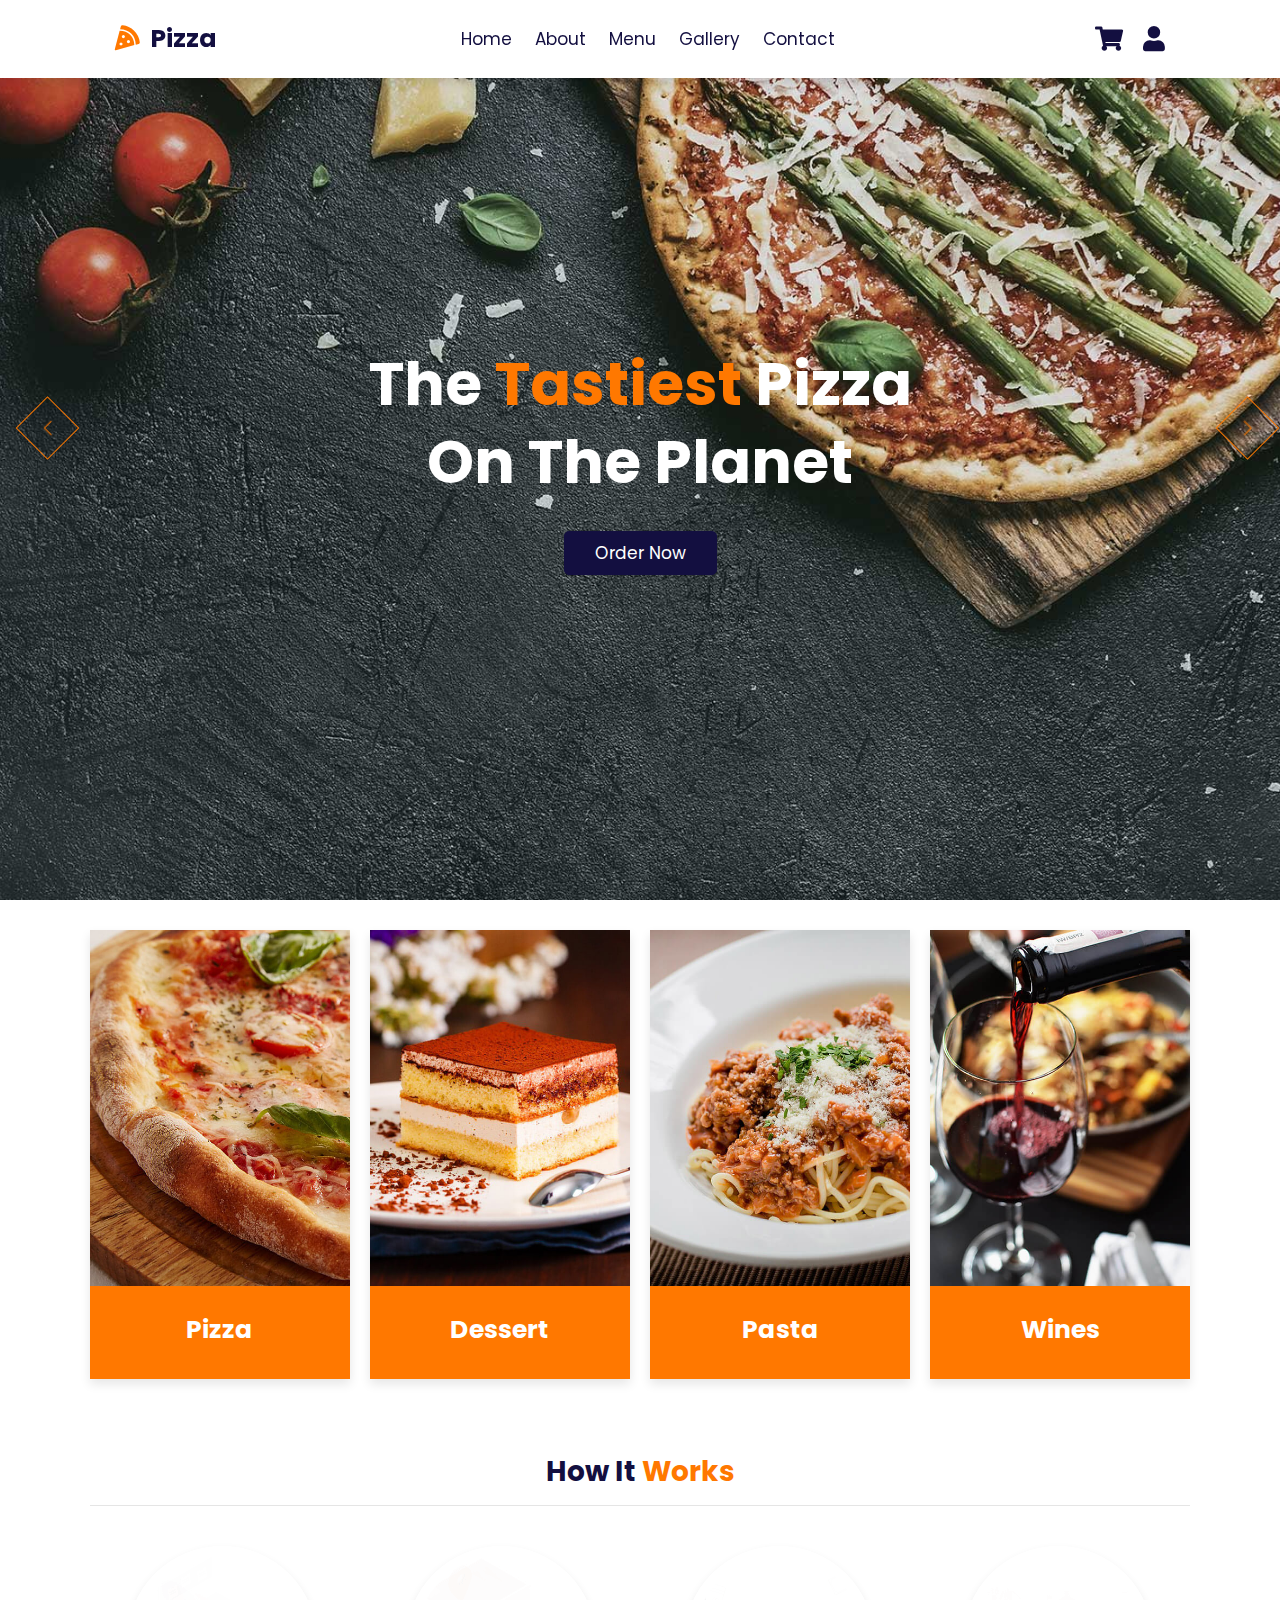
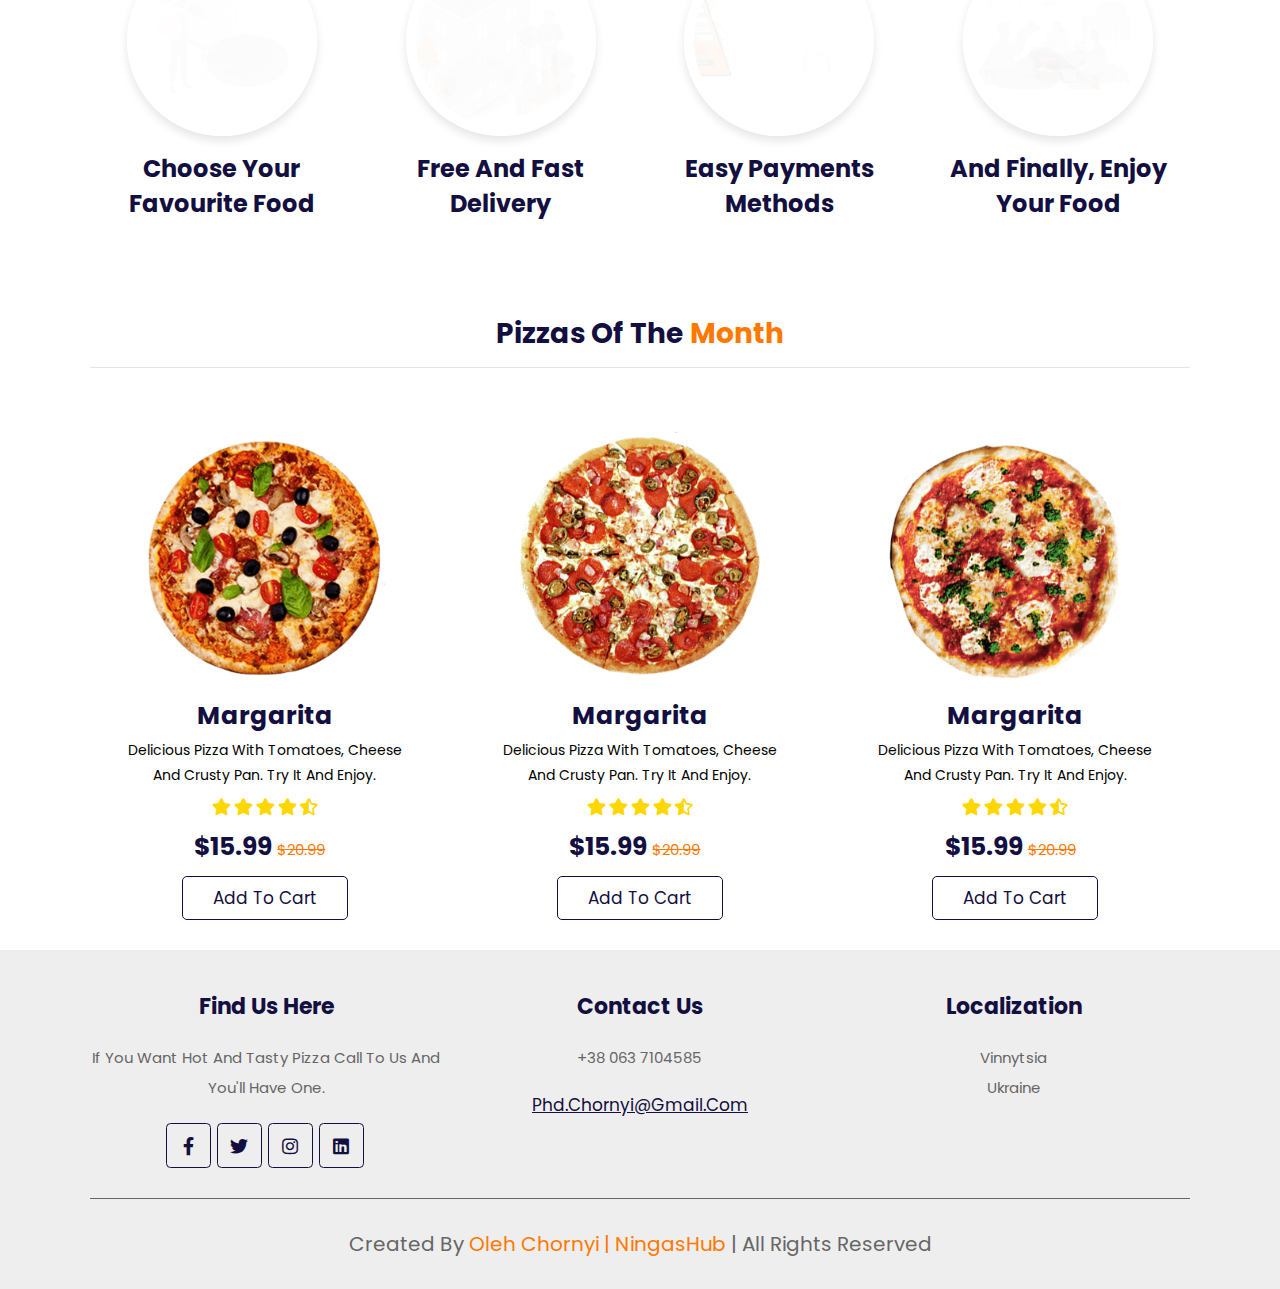
<file: public/index.html>
<!DOCTYPE html>
<html lang="en">

<head>
    <meta charset="UTF-8">
    <meta http-equiv="X-UA-Compatible" content="IE=edge">
    <meta name="viewport" content="width=device-width, initial-scale=1.0">
    <title>Pizza Web</title>
    <link rel="stylesheet" href="https://cdnjs.cloudflare.com/ajax/libs/font-awesome/5.15.4/css/all.min.css">
    <link rel="stylesheet" href="https://cdn.jsdelivr.net/npm/swiper@9/swiper-bundle.min.css" />
    <link rel="stylesheet" href="style.css">
</head>

<body>
    <header class="header">
        <a href="home.html" class="logo"><i class="fas fa-pizza-slice"></i> pizza</a>
        <nav class="navbar">
            <a href="index.html">home</a>
            <a href="about.html">about</a>
            <a href="menu.html">menu</a>
            <a href="gallery.html">gallery</a>
            <a href="contact.html">contact</a>
        </nav>
        <div class="icons">
            <div id="cart" class="fas fa-shopping-cart"></div>
            <div id="login" class="fas fa-user"></div>
            <div id="menu" class="fas fa-bars"></div>
        </div>
        <div class="shopping-cart">
            <div class="box">
                <i class="fas fa-times"></i>
                <img src="images/cart-1.png" alt="">
                <div class="content">
                    <h3>pizza</h3>
                    <span class="quantity">1</span>
                    <span class="multiply">x</span>
                    <span class="price">$ 18.99</span>
                </div>
            </div>
            <div class="box">
                <i class="fas fa-times"></i>
                <img src="images/cart-2.png" alt="">
                <div class="content">
                    <h3>pizza</h3>
                    <span class="quantity">1</span>
                    <span class="multiply">x</span>
                    <span class="price">$ 18.99</span>
                </div>
            </div>
            <div class="box">
            <i class="fas fa-times"></i>
            <img src="images/cart-3.png" alt="">
            <div class="content">
                <h3>pizza</h3>
                <span class="quantity">1</span>
                <span class="multiply">x</span>
                <span class="price">$ 18.99</span>
            </div>
        </div>
        <h3 class="total">total: $56.97</h3>
        <a href="#" class="btn">checkout cart</a>
        </div>
        <form action="" class="login-form">
            <h3>login form</h3>
            <input type="email" placeholder="enter your email" class="box">
            <input type="password" placeholder="enter your password" class="box">
            <div class="remember">
                <input type="checkbox" name="" id="remember-me">
                <label for="remember-me">remember me</label>
            </div>
            <input type="submit" value="login" class="btn">
        </form>
    </header>

    <section class="home">
        <div class="swiper home-slider">
            <div class="swiper-wrapper">
                <div class="swiper-slide slide" style="background: url(images/slider-1.jpg) no-repeat;">
                    <div class="content">
                        <h3>the <span>tastiest</span> pizza <br> on the planet</h3>
                        <a href="#" class="btn">order now</a>
                    </div>
                </div>
                <div class="swiper-slide slide" style="background: url(images/slider-2.jpg) no-repeat;">
                    <div class="content">
                        <h3>the <span>tastiest</span> pizza <br> on the planet</h3>
                        <a href="#" class="btn">order now</a>
                    </div>
                </div>
                <div class="swiper-slide slide" style="background: url(images/slider-3.jpg) no-repeat;">
                    <div class="content">
                        <h3>the <span>tastiest</span> pizza <br> on the planet</h3>
                        <a href="#" class="btn">order now</a>
                    </div>
                </div>
            </div>
            <div class="swiper-button-prev"></div>
            <div class="swiper-button-next"></div>
        </div>
    </section>

    <section class="banner">
        <div class="box-container">
            <div class="box">
                <div class="image">
                    <img src="images/banner-1.jpg" alt="">
                </div>
                <div class="content">
                    <h3>pizza</h3>
                </div>
            </div>
            <div class="box">
                <div class="image">
                    <img src="images/banner-2.jpg" alt="">
                </div>
                <div class="content">
                    <h3>dessert</h3>
                </div>
            </div>
            <div class="box">
                <div class="image">
                    <img src="images/banner-3.jpg" alt="">
                </div>
                <div class="content">
                    <h3>pasta</h3>
                </div>
            </div>
            <div class="box">
                <div class="image">
                    <img src="images/banner-4.jpg" alt="">
                </div>
                <div class="content">
                    <h3>wines</h3>
                </div>
            </div>
        </div>
    </section>

    <section class="steps">
        <h1 class="title">how it <span>works</span></h1>
        <div class="box-container">
            <div class="box">
                <img src="images/work-1.gif" alt="">
                <h3>choose your favourite food</h3>
            </div>
            <div class="box">
                <img src="images/work-2.gif" alt="">
                <h3>free and fast delivery</h3>
            </div>
            <div class="box">
                <img src="images/work-3.gif" alt="">
                <h3>easy payments methods</h3>
            </div>
            <div class="box">
                <img src="images/work-4.gif" alt="">
                <h3>and finally, enjoy your food</h3>
            </div>
        </div>
    </section>

    <section class="pizzas">
        <h1 class="title">pizzas of the <span>month</span></h1>
        <div class="box-container">
            <div class="box">
                <img src="images/pizza-1.png" alt="">
                <h3>margarita</h3>
                <p>Delicious pizza with tomatoes, cheese and crusty pan. Try it and enjoy.</p>
                <div class="stars">
                    <i class="fas fa-star"></i>
                    <i class="fas fa-star"></i>
                    <i class="fas fa-star"></i>
                    <i class="fas fa-star"></i>
                    <i class="fas fa-star-half-alt"></i>
                </div>
                <div class="price">$15.99 <span>$20.99</span></div>
                <a href="#" class="btn">add to cart</a>
            </div>
            <div class="box">
                <img src="images/pizza-2.png" alt="">
                <h3>margarita</h3>
                <p>Delicious pizza with tomatoes, cheese and crusty pan. Try it and enjoy.</p>
                <div class="stars">
                    <i class="fas fa-star"></i>
                    <i class="fas fa-star"></i>
                    <i class="fas fa-star"></i>
                    <i class="fas fa-star"></i>
                    <i class="fas fa-star-half-alt"></i>
                </div>
                <div class="price">$15.99 <span>$20.99</span></div>
                <a href="#" class="btn">add to cart</a>
            </div>
            <div class="box">
                <img src="images/pizza-3.png" alt="">
                <h3>margarita</h3>
                <p>Delicious pizza with tomatoes, cheese and crusty pan. Try it and enjoy.</p>
                <div class="stars">
                    <i class="fas fa-star"></i>
                    <i class="fas fa-star"></i>
                    <i class="fas fa-star"></i>
                    <i class="fas fa-star"></i>
                    <i class="fas fa-star-half-alt"></i>
                </div>
                <div class="price">$15.99 <span>$20.99</span></div>
                <a href="#" class="btn">add to cart</a>
            </div> 
        </div>
    </section>

    <section class="footer">
        <div class="box-container">
            <div class="box">
                <h3>find us here</h3>
                <p>If you want hot and tasty pizza call to us and you'll have one.</p>
                <div class="share">
                    <a href="#" class="fab fa-facebook-f"></a>
                    <a href="#" class="fab fa-twitter"></a>
                    <a href="#" class="fab fa-instagram"></a>
                    <a href="#" class="fab fa-linkedin"></a>
                </div>
            </div>
            <div class="box">
                <h3>contact us</h3>
                <p>+38 063 7104585</p>
                <a href="#" class="link">phd.chornyi@gmail.com</a>
            </div>
            <div class="box">
                <h3>localization</h3>
                <p>Vinnytsia <br>Ukraine</p>
            </div>
        </div>
        <div class="credit">created by <span>Oleh Chornyi | NingasHub</span> | all rights reserved</div>
    </section>

    <script src="https://cdn.jsdelivr.net/npm/swiper@9/swiper-bundle.min.js"></script>
    <script src="script.js"></script>
</body>

</html>

<!-- a b -->
</file>
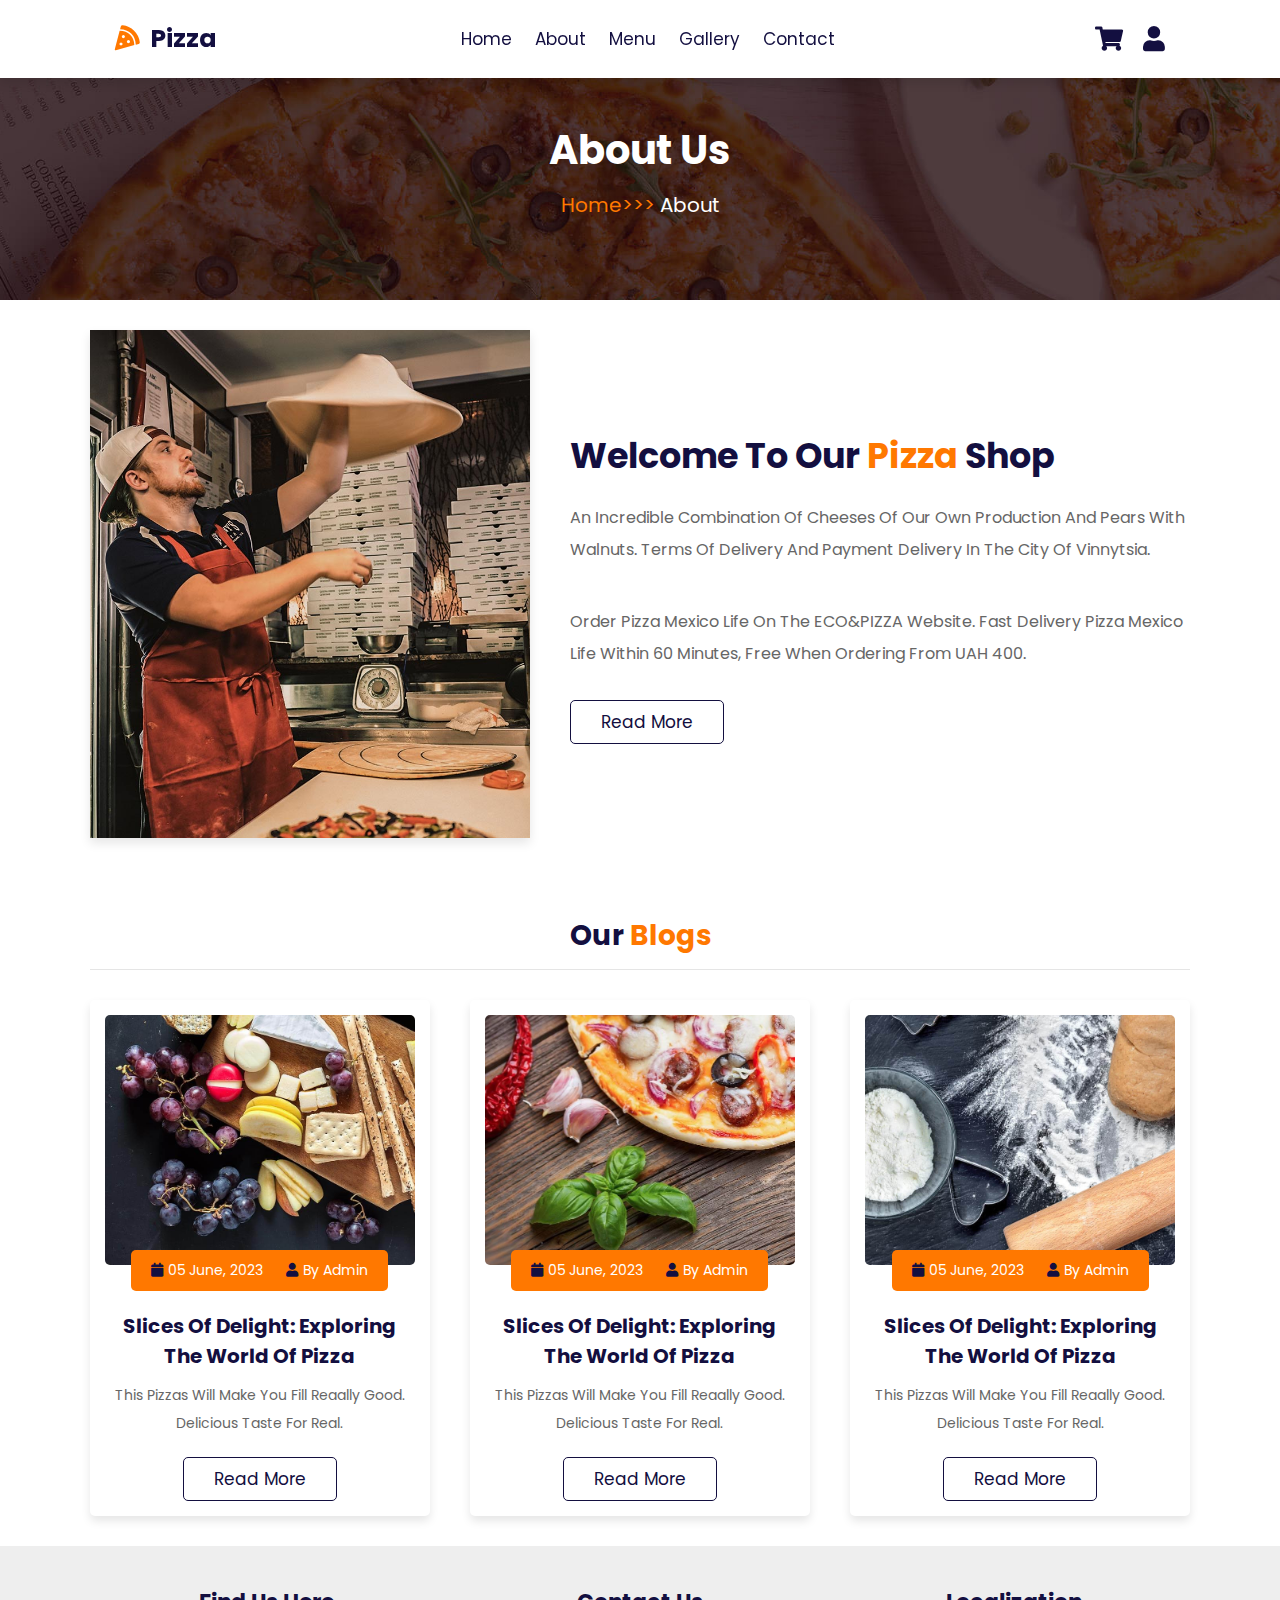
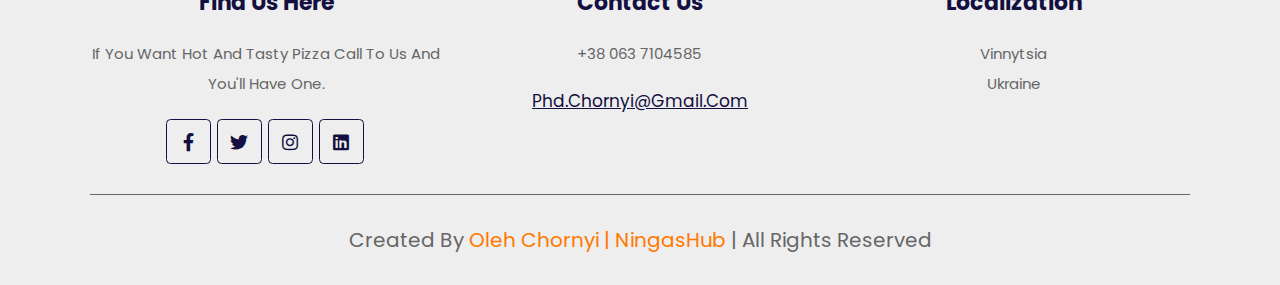
<file: public/about.html>
<!DOCTYPE html>
<html lang="en">

<head>
    <meta charset="UTF-8">
    <meta http-equiv="X-UA-Compatible" content="IE=edge">
    <meta name="viewport" content="width=device-width, initial-scale=1.0">
    <title>Pizza Web</title>
    <link rel="stylesheet" href="https://cdnjs.cloudflare.com/ajax/libs/font-awesome/5.15.4/css/all.min.css">
    <link rel="stylesheet" href="style.css">
</head>

<body>
    <header class="header">
        <a href="home.html" class="logo"><i class="fas fa-pizza-slice"></i> pizza</a>
        <nav class="navbar">
            <a href="index.html">home</a>
            <a href="about.html">about</a>
            <a href="menu.html">menu</a>
            <a href="gallery.html">gallery</a>
            <a href="contact.html">contact</a>
        </nav>
        <div class="icons">
            <div id="cart" class="fas fa-shopping-cart"></div>
            <div id="login" class="fas fa-user"></div>
            <div id="menu" class="fas fa-bars"></div>
        </div>
        <div class="shopping-cart">
            <div class="box">
                <i class="fas fa-times"></i>
                <img src="images/cart-1.png" alt="">
                <div class="content">
                    <h3>pizza</h3>
                    <span class="quantity">1</span>
                    <span class="multiply">x</span>
                    <span class="price">$ 18.99</span>
                </div>
            </div>
            <div class="box">
                <i class="fas fa-times"></i>
                <img src="images/cart-2.png" alt="">
                <div class="content">
                    <h3>pizza</h3>
                    <span class="quantity">1</span>
                    <span class="multiply">x</span>
                    <span class="price">$ 18.99</span>
                </div>
            </div>
            <div class="box">
            <i class="fas fa-times"></i>
            <img src="images/cart-3.png" alt="">
            <div class="content">
                <h3>pizza</h3>
                <span class="quantity">1</span>
                <span class="multiply">x</span>
                <span class="price">$ 18.99</span>
            </div>
        </div>
        <h3 class="total">total: $56.97</h3>
        <a href="#" class="btn">checkout cart</a>
        </div>
        <form action="" class="login-form">
            <h3>login form</h3>
            <input type="email" placeholder="enter your email" class="box">
            <input type="password" placeholder="enter your password" class="box">
            <div class="remember">
                <input type="checkbox" name="" id="remember-me">
                <label for="remember-me">remember me</label>
            </div>
            <input type="submit" value="login" class="btn">
        </form>
    </header>

    <div class="heading">
        <h1>about us</h1>
        <p><a href="index.html">home>>></a>about</p>
    </div>

    <section class="about">
        <div class="row">
            <div class="image">
                <img src="images/about.jpg" alt="">
            </div>
            <div class="content">
                <h3>welcome to our <span>pizza</span> shop</h3>
                <p>An incredible combination of cheeses of our own production and pears with walnuts. Terms of delivery and payment Delivery in the city of Vinnytsia.</p>
                <p>Order Pizza Mexico Life on the ECO&PIZZA website. Fast delivery Pizza Mexico Life within 60 minutes, free when ordering from UAH 400.</p>
                <a href="#" class="btn">read more</a>
            </div>
        </div>
    </section>

    <section class="blogs">
        <h1 class="title">our <span>blogs</span></h1>
        <div class="box-container">
            <div class="box">
                <img src="images/blog-1.jpg" alt="">
                <div class="icons">
                    <a href="#"><i class="fas fa-calendar"></i>05 june, 2023</a>
                    <a href="#"><i class="fas fa-user"></i>by admin</a>
                </div>
                <h3>Slices Of Delight: Exploring The World Of Pizza</h3>
                <p>This pizzas will make you fill reaally good. Delicious taste for real.</p>
                <a href="#" class="btn">read more</a>
            </div>
            <div class="box">
                <img src="images/blog-2.jpg" alt="">
                <div class="icons">
                    <a href="#"><i class="fas fa-calendar"></i>05 june, 2023</a>
                    <a href="#"><i class="fas fa-user"></i>by admin</a>
                </div>
                <h3>Slices Of Delight: Exploring The World Of Pizza</h3>
                <p>This pizzas will make you fill reaally good. Delicious taste for real.</p>
                <a href="#" class="btn">read more</a>
            </div>
            <div class="box">
                <img src="images/blog-3.jpg" alt="">
                <div class="icons">
                    <a href="#"><i class="fas fa-calendar"></i>05 june, 2023</a>
                    <a href="#"><i class="fas fa-user"></i>by admin</a>
                </div>
                <h3>Slices Of Delight: Exploring The World Of Pizza</h3>
                <p>This pizzas will make you fill reaally good. Delicious taste for real.</p>
                <a href="#" class="btn">read more</a>
            </div>
        </div>
    </section>

    <section class="footer">
        <div class="box-container">
            <div class="box">
                <h3>find us here</h3>
                <p>If you want hot and tasty pizza call to us and you'll have one.</p>
                <div class="share">
                    <a href="#" class="fab fa-facebook-f"></a>
                    <a href="#" class="fab fa-twitter"></a>
                    <a href="#" class="fab fa-instagram"></a>
                    <a href="#" class="fab fa-linkedin"></a>
                </div>
            </div>
            <div class="box">
                <h3>contact us</h3>
                <p>+38 063 7104585</p>
                <a href="#" class="link">phd.chornyi@gmail.com</a>
            </div>
            <div class="box">
                <h3>localization</h3>
                <p>Vinnytsia <br>Ukraine</p>
            </div>
        </div>
        <div class="credit">created by <span>Oleh Chornyi | NingasHub</span> | all rights reserved</div>
    </section>

    <script src="script.js"></script>
</body>

</html>
</file>
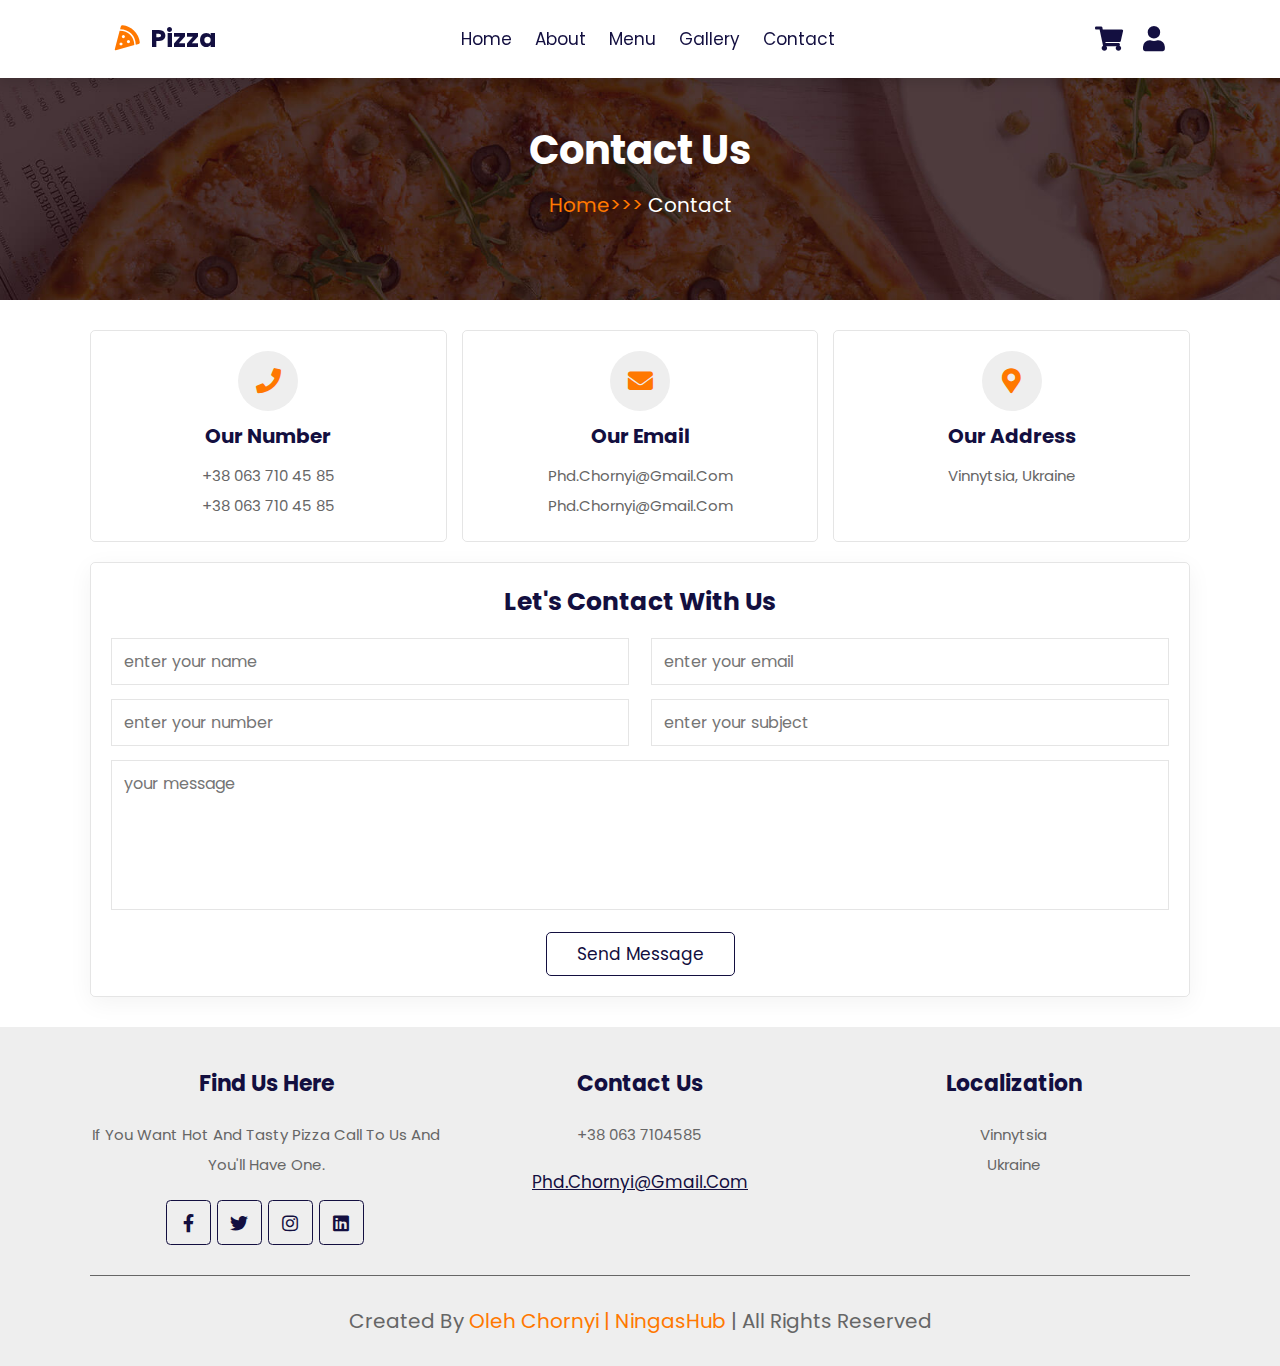
<file: public/contact.html>
<!DOCTYPE html>
<html lang="en">

<head>
    <meta charset="UTF-8">
    <meta http-equiv="X-UA-Compatible" content="IE=edge">
    <meta name="viewport" content="width=device-width, initial-scale=1.0">
    <title>Pizza Web</title>
    <link rel="stylesheet" href="https://cdnjs.cloudflare.com/ajax/libs/font-awesome/5.15.4/css/all.min.css">
    <link rel="stylesheet" href="style.css">
</head>

<body>
    <header class="header">
        <a href="home.html" class="logo"><i class="fas fa-pizza-slice"></i> pizza</a>
        <nav class="navbar">
            <a href="index.html">home</a>
            <a href="about.html">about</a>
            <a href="menu.html">menu</a>
            <a href="gallery.html">gallery</a>
            <a href="contact.html">contact</a>
        </nav>
        <div class="icons">
            <div id="cart" class="fas fa-shopping-cart"></div>
            <div id="login" class="fas fa-user"></div>
            <div id="menu" class="fas fa-bars"></div>
        </div>
        <div class="shopping-cart">
            <div class="box">
                <i class="fas fa-times"></i>
                <img src="images/cart-1.png" alt="">
                <div class="content">
                    <h3>pizza</h3>
                    <span class="quantity">1</span>
                    <span class="multiply">x</span>
                    <span class="price">$ 18.99</span>
                </div>
            </div>
            <div class="box">
                <i class="fas fa-times"></i>
                <img src="images/cart-2.png" alt="">
                <div class="content">
                    <h3>pizza</h3>
                    <span class="quantity">1</span>
                    <span class="multiply">x</span>
                    <span class="price">$ 18.99</span>
                </div>
            </div>
            <div class="box">
            <i class="fas fa-times"></i>
            <img src="images/cart-3.png" alt="">
            <div class="content">
                <h3>pizza</h3>
                <span class="quantity">1</span>
                <span class="multiply">x</span>
                <span class="price">$ 18.99</span>
            </div>
        </div>
        <h3 class="total">total: $56.97</h3>
        <a href="#" class="btn">checkout cart</a>
        </div>
        <form action="" class="login-form">
            <h3>login form</h3>
            <input type="email" placeholder="enter your email" class="box">
            <input type="password" placeholder="enter your password" class="box">
            <div class="remember">
                <input type="checkbox" name="" id="remember-me">
                <label for="remember-me">remember me</label>
            </div>
            <input type="submit" value="login" class="btn">
        </form>
    </header>

    <div class="heading">
        <h1>contact us</h1>
        <p><a href="index.html">home>>></a>contact</p>
    </div>

    <section class="contact">
        <div class="icon-container">
            <div class="icons">
                <i class="fas fa-phone"></i>
                <h3>our number</h3>
                <p>+38 063 710 45 85</p>
                <p>+38 063 710 45 85</p>
            </div>
            <div class="icons">
                <i class="fas fa-envelope"></i>
                <h3>our email</h3>
                <p>phd.chornyi@gmail.com</p>
                <p>phd.chornyi@gmail.com</p>
            </div>
            <div class="icons">
                <i class="fas fa-map-marker-alt"></i>
                <h3>our address</h3>
                <p>Vinnytsia, Ukraine</p>
            </div>
        </div>
        <div class="row">
            <form action="">
                <h3>let's contact with us</h3>
                <div class="inputBox">
                    <input type="text" placeholder="enter your name" class="box">
                    <input type="email" placeholder="enter your email" class="box">
                </div>
                <div class="inputBox">
                    <input type="number" placeholder="enter your number" class="box">
                    <input type="text" placeholder="enter your subject" class="box">
                </div>
                <textarea placeholder="your message" cols="30" rows="30"></textarea>
                <input type="submit" value="send message" class="btn">
            </form>
        </div>
    </section>

    <section class="footer">
        <div class="box-container">
            <div class="box">
                <h3>find us here</h3>
                <p>If you want hot and tasty pizza call to us and you'll have one.</p>
                <div class="share">
                    <a href="#" class="fab fa-facebook-f"></a>
                    <a href="#" class="fab fa-twitter"></a>
                    <a href="#" class="fab fa-instagram"></a>
                    <a href="#" class="fab fa-linkedin"></a>
                </div>
            </div>
            <div class="box">
                <h3>contact us</h3>
                <p>+38 063 7104585</p>
                <a href="#" class="link">phd.chornyi@gmail.com</a>
            </div>
            <div class="box">
                <h3>localization</h3>
                <p>Vinnytsia <br>Ukraine</p>
            </div>
        </div>
        <div class="credit">created by <span>Oleh Chornyi | NingasHub</span> | all rights reserved</div>
    </section>

    <script src="script.js"></script>
</body>

</html>
</file>
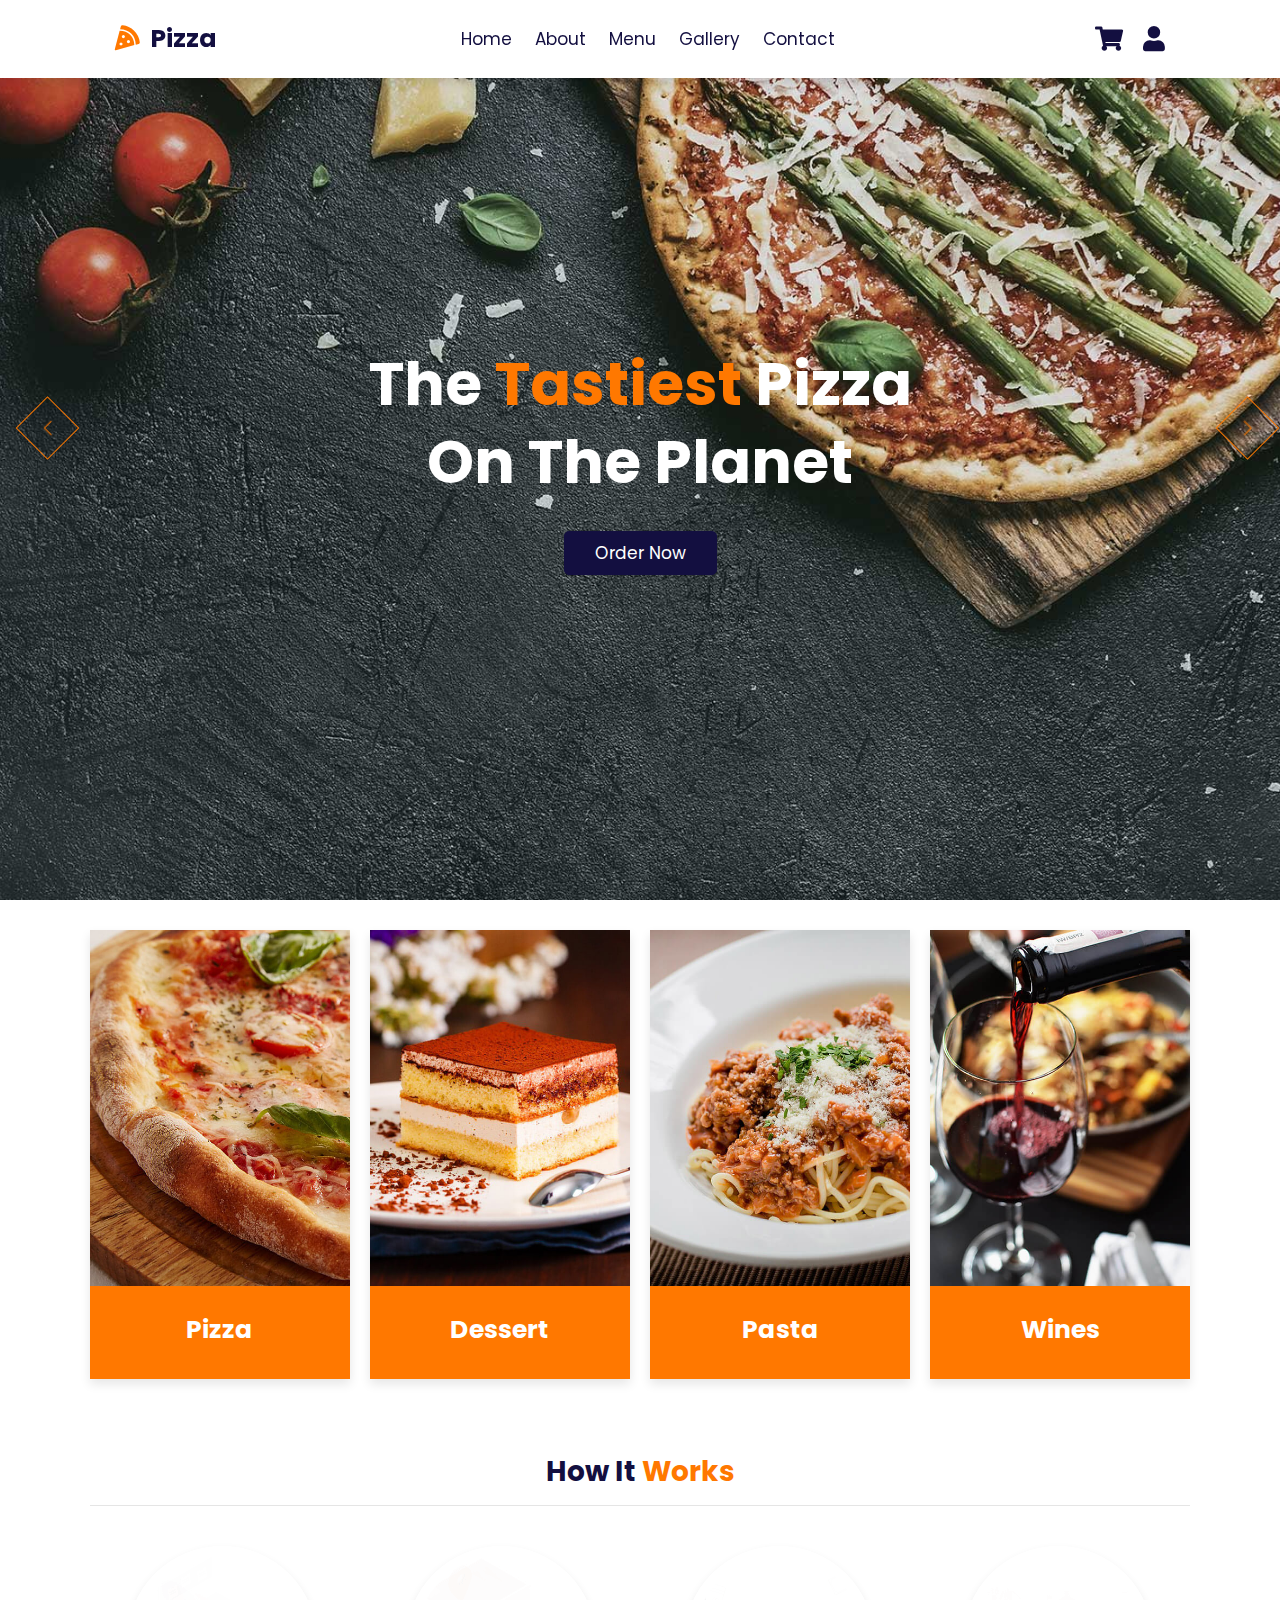
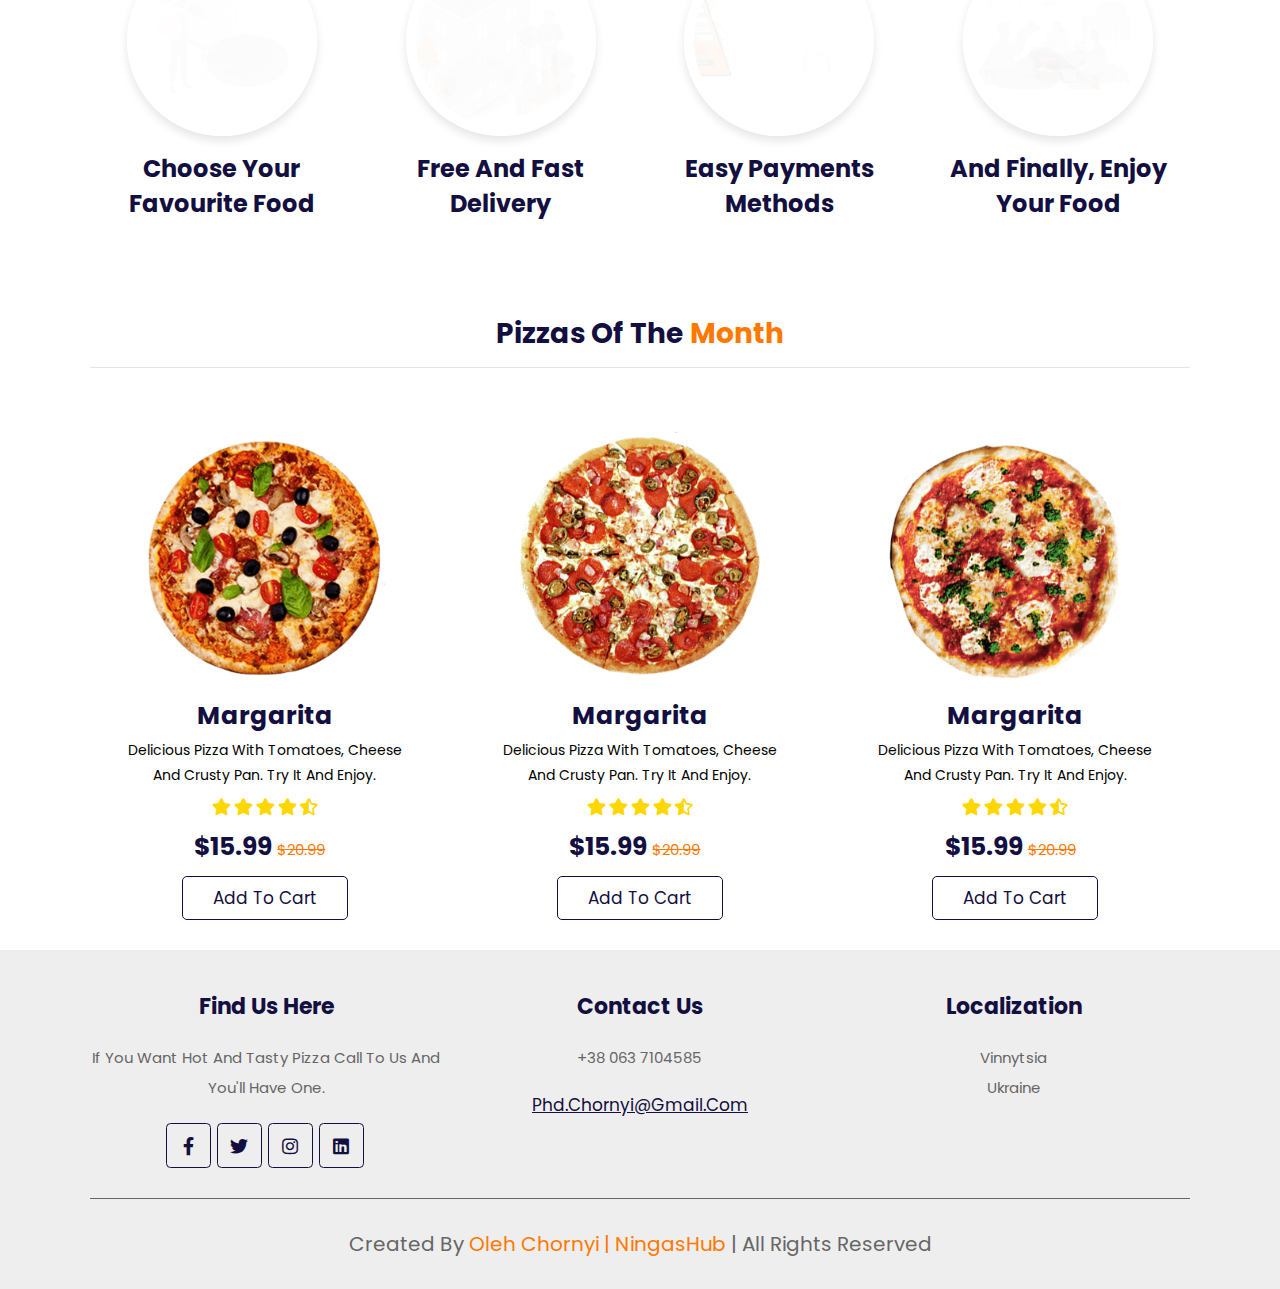
<file: public/home.html>
<!DOCTYPE html>
<html lang="en">

<head>
    <meta charset="UTF-8">
    <meta http-equiv="X-UA-Compatible" content="IE=edge">
    <meta name="viewport" content="width=device-width, initial-scale=1.0">
    <title>Pizza Web</title>
    <link rel="stylesheet" href="https://cdnjs.cloudflare.com/ajax/libs/font-awesome/5.15.4/css/all.min.css">
    <link rel="stylesheet" href="https://cdn.jsdelivr.net/npm/swiper@9/swiper-bundle.min.css" />
    <link rel="stylesheet" href="style.css">
</head>

<body>
    <header class="header">
        <a href="home.html" class="logo"><i class="fas fa-pizza-slice"></i> pizza</a>
        <nav class="navbar">
            <a href="home.html">home</a>
            <a href="about.html">about</a>
            <a href="menu.html">menu</a>
            <a href="gallery.html">gallery</a>
            <a href="contact.html">contact</a>
        </nav>
        <div class="icons">
            <div id="cart" class="fas fa-shopping-cart"></div>
            <div id="login" class="fas fa-user"></div>
            <div id="menu" class="fas fa-bars"></div>
        </div>
        <div class="shopping-cart">
            <div class="box">
                <i class="fas fa-times"></i>
                <img src="images/cart-1.png" alt="">
                <div class="content">
                    <h3>pizza</h3>
                    <span class="quantity">1</span>
                    <span class="multiply">x</span>
                    <span class="price">$ 18.99</span>
                </div>
            </div>
            <div class="box">
                <i class="fas fa-times"></i>
                <img src="images/cart-2.png" alt="">
                <div class="content">
                    <h3>pizza</h3>
                    <span class="quantity">1</span>
                    <span class="multiply">x</span>
                    <span class="price">$ 18.99</span>
                </div>
            </div>
            <div class="box">
            <i class="fas fa-times"></i>
            <img src="images/cart-3.png" alt="">
            <div class="content">
                <h3>pizza</h3>
                <span class="quantity">1</span>
                <span class="multiply">x</span>
                <span class="price">$ 18.99</span>
            </div>
        </div>
        <h3 class="total">total: $56.97</h3>
        <a href="#" class="btn">checkout cart</a>
        </div>
        <form action="" class="login-form">
            <h3>login form</h3>
            <input type="email" placeholder="enter your email" class="box">
            <input type="password" placeholder="enter your password" class="box">
            <div class="remember">
                <input type="checkbox" name="" id="remember-me">
                <label for="remember-me">remember me</label>
            </div>
            <input type="submit" value="login" class="btn">
        </form>
    </header>

    <section class="home">
        <div class="swiper home-slider">
            <div class="swiper-wrapper">
                <div class="swiper-slide slide" style="background: url(images/slider-1.jpg) no-repeat;">
                    <div class="content">
                        <h3>the <span>tastiest</span> pizza <br> on the planet</h3>
                        <a href="#" class="btn">order now</a>
                    </div>
                </div>
                <div class="swiper-slide slide" style="background: url(images/slider-2.jpg) no-repeat;">
                    <div class="content">
                        <h3>the <span>tastiest</span> pizza <br> on the planet</h3>
                        <a href="#" class="btn">order now</a>
                    </div>
                </div>
                <div class="swiper-slide slide" style="background: url(images/slider-3.jpg) no-repeat;">
                    <div class="content">
                        <h3>the <span>tastiest</span> pizza <br> on the planet</h3>
                        <a href="#" class="btn">order now</a>
                    </div>
                </div>
            </div>
            <div class="swiper-button-prev"></div>
            <div class="swiper-button-next"></div>
        </div>
    </section>

    <section class="banner">
        <div class="box-container">
            <div class="box">
                <div class="image">
                    <img src="images/banner-1.jpg" alt="">
                </div>
                <div class="content">
                    <h3>pizza</h3>
                </div>
            </div>
            <div class="box">
                <div class="image">
                    <img src="images/banner-2.jpg" alt="">
                </div>
                <div class="content">
                    <h3>dessert</h3>
                </div>
            </div>
            <div class="box">
                <div class="image">
                    <img src="images/banner-3.jpg" alt="">
                </div>
                <div class="content">
                    <h3>pasta</h3>
                </div>
            </div>
            <div class="box">
                <div class="image">
                    <img src="images/banner-4.jpg" alt="">
                </div>
                <div class="content">
                    <h3>wines</h3>
                </div>
            </div>
        </div>
    </section>

    <section class="steps">
        <h1 class="title">how it <span>works</span></h1>
        <div class="box-container">
            <div class="box">
                <img src="images/work-1.gif" alt="">
                <h3>choose your favourite food</h3>
            </div>
            <div class="box">
                <img src="images/work-2.gif" alt="">
                <h3>free and fast delivery</h3>
            </div>
            <div class="box">
                <img src="images/work-3.gif" alt="">
                <h3>easy payments methods</h3>
            </div>
            <div class="box">
                <img src="images/work-4.gif" alt="">
                <h3>and finally, enjoy your food</h3>
            </div>
        </div>
    </section>

    <section class="pizzas">
        <h1 class="title">pizzas of the <span>month</span></h1>
        <div class="box-container">
            <div class="box">
                <img src="images/pizza-1.png" alt="">
                <h3>margarita</h3>
                <p>Delicious pizza with tomatoes, cheese and crusty pan. Try it and enjoy.</p>
                <div class="stars">
                    <i class="fas fa-star"></i>
                    <i class="fas fa-star"></i>
                    <i class="fas fa-star"></i>
                    <i class="fas fa-star"></i>
                    <i class="fas fa-star-half-alt"></i>
                </div>
                <div class="price">$15.99 <span>$20.99</span></div>
                <a href="#" class="btn">add to cart</a>
            </div>
            <div class="box">
                <img src="images/pizza-2.png" alt="">
                <h3>margarita</h3>
                <p>Delicious pizza with tomatoes, cheese and crusty pan. Try it and enjoy.</p>
                <div class="stars">
                    <i class="fas fa-star"></i>
                    <i class="fas fa-star"></i>
                    <i class="fas fa-star"></i>
                    <i class="fas fa-star"></i>
                    <i class="fas fa-star-half-alt"></i>
                </div>
                <div class="price">$15.99 <span>$20.99</span></div>
                <a href="#" class="btn">add to cart</a>
            </div>
            <div class="box">
                <img src="images/pizza-3.png" alt="">
                <h3>margarita</h3>
                <p>Delicious pizza with tomatoes, cheese and crusty pan. Try it and enjoy.</p>
                <div class="stars">
                    <i class="fas fa-star"></i>
                    <i class="fas fa-star"></i>
                    <i class="fas fa-star"></i>
                    <i class="fas fa-star"></i>
                    <i class="fas fa-star-half-alt"></i>
                </div>
                <div class="price">$15.99 <span>$20.99</span></div>
                <a href="#" class="btn">add to cart</a>
            </div> 
        </div>
    </section>

    <section class="footer">
        <div class="box-container">
            <div class="box">
                <h3>find us here</h3>
                <p>If you want hot and tasty pizza call to us and you'll have one.</p>
                <div class="share">
                    <a href="#" class="fab fa-facebook-f"></a>
                    <a href="#" class="fab fa-twitter"></a>
                    <a href="#" class="fab fa-instagram"></a>
                    <a href="#" class="fab fa-linkedin"></a>
                </div>
            </div>
            <div class="box">
                <h3>contact us</h3>
                <p>+38 063 7104585</p>
                <a href="#" class="link">phd.chornyi@gmail.com</a>
            </div>
            <div class="box">
                <h3>localization</h3>
                <p>Vinnytsia <br>Ukraine</p>
            </div>
        </div>
        <div class="credit">created by <span>Oleh Chornyi | NingasHub</span> | all rights reserved</div>
    </section>

    <script src="https://cdn.jsdelivr.net/npm/swiper@9/swiper-bundle.min.js"></script>
    <script src="script.js"></script>
</body>

</html>
</file>
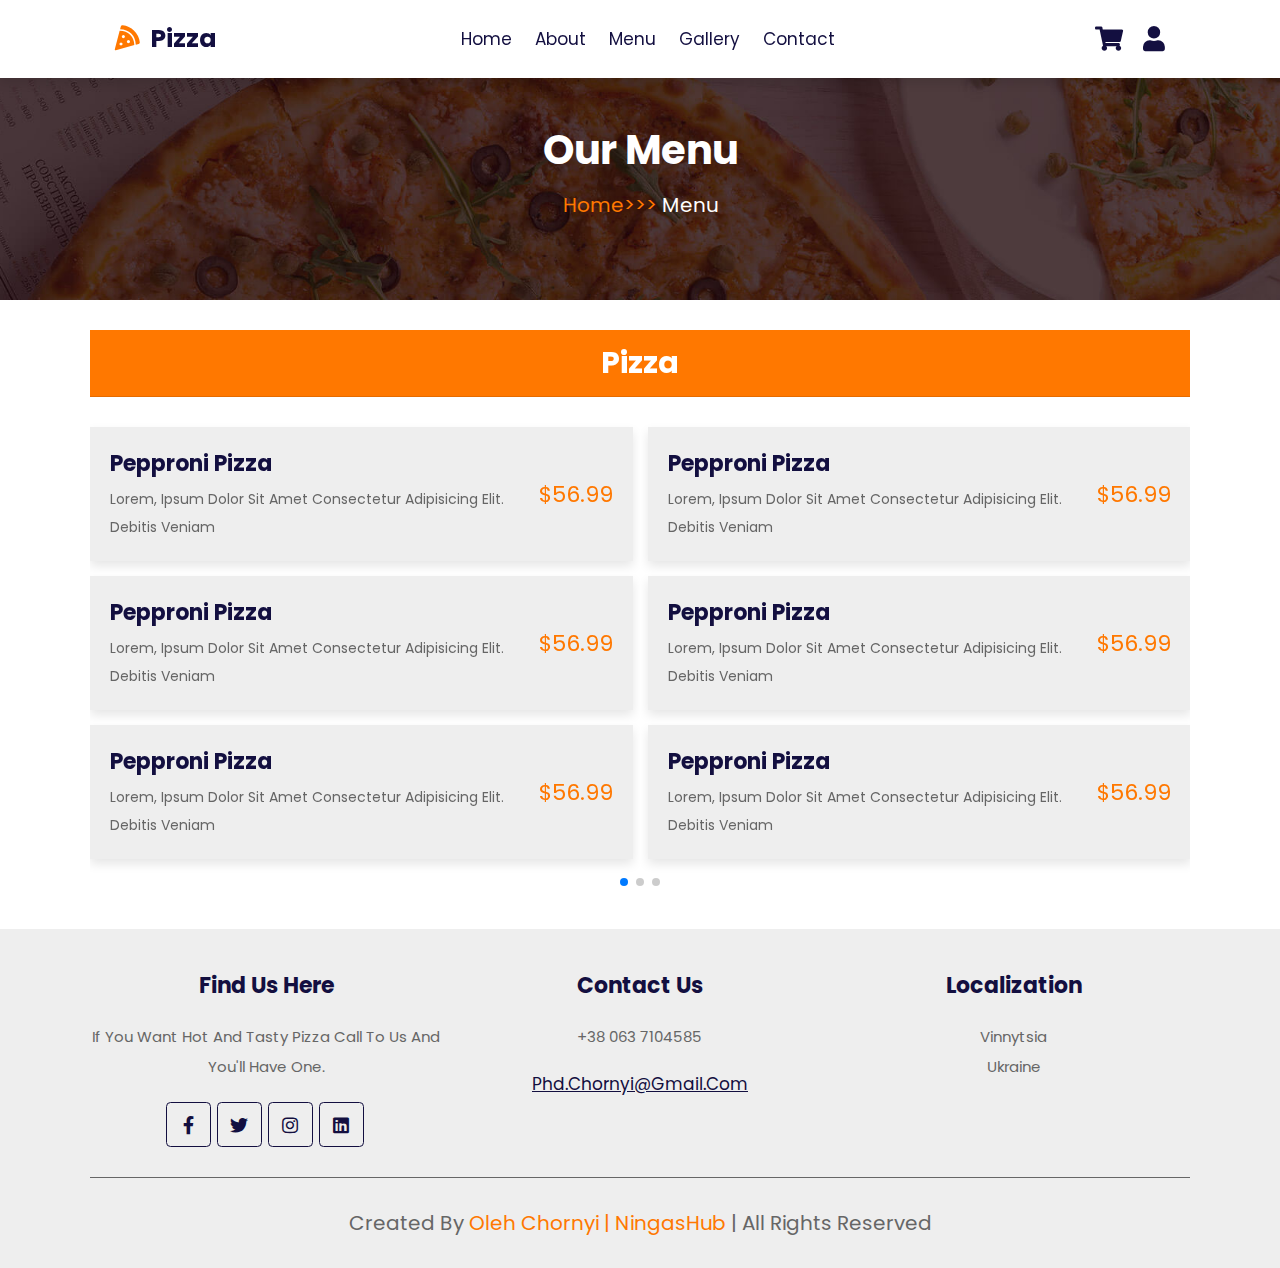
<file: public/menu.html>
<!DOCTYPE html>
<html lang="en">

<head>
    <meta charset="UTF-8">
    <meta http-equiv="X-UA-Compatible" content="IE=edge">
    <meta name="viewport" content="width=device-width, initial-scale=1.0">
    <title>Pizza Web</title>
    <link rel="stylesheet" href="https://cdnjs.cloudflare.com/ajax/libs/font-awesome/5.15.4/css/all.min.css">
    <link rel="stylesheet" href="https://cdn.jsdelivr.net/npm/swiper@9/swiper-bundle.min.css" />
    <link rel="stylesheet" href="style.css">
</head>

<body>
    <header class="header">
        <a href="home.html" class="logo"><i class="fas fa-pizza-slice"></i> pizza</a>
        <nav class="navbar">
            <a href="index.html">home</a>
            <a href="about.html">about</a>
            <a href="menu.html">menu</a>
            <a href="gallery.html">gallery</a>
            <a href="contact.html">contact</a>
        </nav>
        <div class="icons">
            <div id="cart" class="fas fa-shopping-cart"></div>
            <div id="login" class="fas fa-user"></div>
            <div id="menu" class="fas fa-bars"></div>
        </div>
        <div class="shopping-cart">
            <div class="box">
                <i class="fas fa-times"></i>
                <img src="images/cart-1.png" alt="">
                <div class="content">
                    <h3>pizza</h3>
                    <span class="quantity">1</span>
                    <span class="multiply">x</span>
                    <span class="price">$ 18.99</span>
                </div>
            </div>
            <div class="box">
                <i class="fas fa-times"></i>
                <img src="images/cart-2.png" alt="">
                <div class="content">
                    <h3>pizza</h3>
                    <span class="quantity">1</span>
                    <span class="multiply">x</span>
                    <span class="price">$ 18.99</span>
                </div>
            </div>
            <div class="box">
            <i class="fas fa-times"></i>
            <img src="images/cart-3.png" alt="">
            <div class="content">
                <h3>pizza</h3>
                <span class="quantity">1</span>
                <span class="multiply">x</span>
                <span class="price">$ 18.99</span>
            </div>
        </div>
        <h3 class="total">total: $56.97</h3>
        <a href="#" class="btn">checkout cart</a>
        </div>
        <form action="" class="login-form">
            <h3>login form</h3>
            <input type="email" placeholder="enter your email" class="box">
            <input type="password" placeholder="enter your password" class="box">
            <div class="remember">
                <input type="checkbox" name="" id="remember-me">
                <label for="remember-me">remember me</label>
            </div>
            <input type="submit" value="login" class="btn">
        </form>
    </header>

    <div class="heading">
        <h1>our menu</h1>
        <p><a href="index.html">home>>></a>menu</p>
    </div>

    <section class="menu">

        <div class="swiper menu-slider">

            <div class="swiper-wrapper">

                <div class="swiper-slide slide">

                    <h3 class="title">pizza</h3>

                    <div class="box-container">

                        <div class="box" data-name="pizza">
                            <div class="info">
                                <h3>pepproni pizza</h3>
                                <p>Lorem, ipsum dolor sit amet consectetur adipisicing elit. Debitis veniam</p>
                            </div>
                            <div class="price">$56.99</div>
                        </div>

                        <div class="box" data-name="pizza">
                            <div class="info">
                                <h3>pepproni pizza</h3>
                                <p>Lorem, ipsum dolor sit amet consectetur adipisicing elit. Debitis veniam</p>
                            </div>
                            <div class="price">$56.99</div>
                        </div>

                        <div class="box" data-name="pizza">
                            <div class="info">
                                <h3>pepproni pizza</h3>
                                <p>Lorem, ipsum dolor sit amet consectetur adipisicing elit. Debitis veniam</p>
                            </div>
                            <div class="price">$56.99</div>
                        </div>

                        <div class="box" data-name="pizza">
                            <div class="info">
                                <h3>pepproni pizza</h3>
                                <p>Lorem, ipsum dolor sit amet consectetur adipisicing elit. Debitis veniam</p>
                            </div>
                            <div class="price">$56.99</div>
                        </div>

                        <div class="box" data-name="pizza">
                            <div class="info">
                                <h3>pepproni pizza</h3>
                                <p>Lorem, ipsum dolor sit amet consectetur adipisicing elit. Debitis veniam</p>
                            </div>
                            <div class="price">$56.99</div>
                        </div>

                        <div class="box" data-name="pizza">
                            <div class="info">
                                <h3>pepproni pizza</h3>
                                <p>Lorem, ipsum dolor sit amet consectetur adipisicing elit. Debitis veniam</p>
                            </div>
                            <div class="price">$56.99</div>
                        </div>

                    </div>

                </div>

                <div class="swiper-slide slide">

                    <h3 class="title">pasta</h3>

                    <div class="box-container">

                        <div class="box" data-name="pasta">
                            <div class="info">
                                <h3>delicious pasta</h3>
                                <p>Lorem, ipsum dolor sit amet consectetur adipisicing elit. Debitis veniam</p>
                            </div>
                            <div class="price">$47.99</div>
                        </div>

                        <div class="box" data-name="pasta">
                            <div class="info">
                                <h3>delicious pasta</h3>
                                <p>Lorem, ipsum dolor sit amet consectetur adipisicing elit. Debitis veniam</p>
                            </div>
                            <div class="price">$47.99</div>
                        </div>

                        <div class="box" data-name="pasta">
                            <div class="info">
                                <h3>delicious pasta</h3>
                                <p>Lorem, ipsum dolor sit amet consectetur adipisicing elit. Debitis veniam</p>
                            </div>
                            <div class="price">$47.99</div>
                        </div>

                        <div class="box" data-name="pasta">
                            <div class="info">
                                <h3>delicious pasta</h3>
                                <p>Lorem, ipsum dolor sit amet consectetur adipisicing elit. Debitis veniam</p>
                            </div>
                            <div class="price">$47.99</div>
                        </div>

                        <div class="box" data-name="pasta">
                            <div class="info">
                                <h3>delicious pasta</h3>
                                <p>Lorem, ipsum dolor sit amet consectetur adipisicing elit. Debitis veniam</p>
                            </div>
                            <div class="price">$47.99</div>
                        </div>

                        <div class="box" data-name="pasta">
                            <div class="info">
                                <h3>delicious pasta</h3>
                                <p>Lorem, ipsum dolor sit amet consectetur adipisicing elit. Debitis veniam</p>
                            </div>
                            <div class="price">$47.99</div>
                        </div>

                    </div>

                </div>

                <div class="swiper-slide slide">

                    <h3 class="title">dessert</h3>

                    <div class="box-container">

                        <div class="box" data-name="sweet">
                            <div class="info">
                                <h3>sweet desserts</h3>
                                <p>Lorem, ipsum dolor sit amet consectetur adipisicing elit. Debitis veniam</p>
                            </div>
                            <div class="price">$47.99</div>
                        </div>

                        <div class="box" data-name="sweet">
                            <div class="info">
                                <h3>sweet desserts</h3>
                                <p>Lorem, ipsum dolor sit amet consectetur adipisicing elit. Debitis veniam</p>
                            </div>
                            <div class="price">$47.99</div>
                        </div>

                        <div class="box" data-name="sweet">
                            <div class="info">
                                <h3>sweet desserts</h3>
                                <p>Lorem, ipsum dolor sit amet consectetur adipisicing elit. Debitis veniam</p>
                            </div>
                            <div class="price">$47.99</div>
                        </div>

                        <div class="box" data-name="sweet">
                            <div class="info">
                                <h3>sweet desserts</h3>
                                <p>Lorem, ipsum dolor sit amet consectetur adipisicing elit. Debitis veniam</p>
                            </div>
                            <div class="price">$47.99</div>
                        </div>

                    </div>

                </div>

            </div>
            <div class="swiper-pagination"></div>
        </div>
    </section>

    <section class="menu-preview-container">
        <div id="close" class="fas fa-times"></div>
        <div class="menu-preview" data-target="pizza">
            <h3>pepproni pizza</h3>
            <div class="stars">
                <i class="fas fa-star"></i>
                <i class="fas fa-star"></i>
                <i class="fas fa-star"></i>
                <i class="fas fa-star"></i>
                <i class="fas fa-star"></i>
            </div>
            <p>Pizza description - this pizza is delicious. It's taste you never forget.</p>
            <div class="price">$56.99</div>
            <a href="#" class="btn">add to cart</a>
        </div>
        <div class="menu-preview" data-target="pasta">
            <h3>delicious pasta</h3>
            <div class="stars">
                <i class="fas fa-star"></i>
                <i class="fas fa-star"></i>
                <i class="fas fa-star"></i>
                <i class="fas fa-star"></i>
                <i class="fas fa-star"></i>
            </div>
            <p>Pasta description - this pasta is delicious. It's taste you never forget.</p>
            <div class="price">$56.99</div>
            <a href="#" class="btn">add to cart</a>
        </div>
        <div class="menu-preview" data-target="sweet">
            <h3>sweet desserts</h3>
            <div class="stars">
                <i class="fas fa-star"></i>
                <i class="fas fa-star"></i>
                <i class="fas fa-star"></i>
                <i class="fas fa-star"></i>
                <i class="fas fa-star"></i>
            </div>
            <p>Desserts description - this dessert is delicious. It's taste you never forget.</p>
            <div class="price">$56.99</div>
            <a href="#" class="btn">add to cart</a>
        </div>
    </section>

    <section class="footer">
        <div class="box-container">
            <div class="box">
                <h3>find us here</h3>
                <p>If you want hot and tasty pizza call to us and you'll have one.</p>
                <div class="share">
                    <a href="#" class="fab fa-facebook-f"></a>
                    <a href="#" class="fab fa-twitter"></a>
                    <a href="#" class="fab fa-instagram"></a>
                    <a href="#" class="fab fa-linkedin"></a>
                </div>
            </div>
            <div class="box">
                <h3>contact us</h3>
                <p>+38 063 7104585</p>
                <a href="#" class="link">phd.chornyi@gmail.com</a>
            </div>
            <div class="box">
                <h3>localization</h3>
                <p>Vinnytsia <br>Ukraine</p>
            </div>
        </div>
        <div class="credit">created by <span>Oleh Chornyi | NingasHub</span> | all rights reserved</div>
    </section>


    <script src="https://cdn.jsdelivr.net/npm/swiper@9/swiper-bundle.min.js"></script>
    <script src="script.js"></script>
</body>

</html>
</file>
<file: public/style.css>
@import url("https://fonts.googleapis.com/css2?family=Poppins:wght@100;300;400;500;600&display=swap");

*{
    font-family: 'Poppins', sans-serif;
    margin: 0;
    padding: 0;
    box-sizing: border-box;
    outline: none;
    border: none;
    text-decoration: none;
    text-transform: capitalize;
    transition: 0.2s linear;
}

html{
    font-size: 62.5%;
    overflow-x: hidden;
    scroll-behavior: smooth;
}

section{
    padding: 3rem 7%;
}

.title{
    text-align: center;
    font-size: 2.8rem;
    margin-bottom: 3rem;
    padding: 1.2rem 0;
    border-bottom: 0.1rem solid rgba(0, 0, 0, 0.1);
    color: #130f40;
}

.title span{
    color: #ff7800;
}

.heading{
    background: url(images/heading-bg.png) no-repeat;
    background-size: cover;
    background-position: center;
    text-align: center;
    padding-top: 12rem;
    padding-bottom: 8rem;
}

.heading h1{
    color: #fff;
    font-size: 4rem;
}

.heading p{
    padding-top: 1rem;
    font-size: 2rem;
    color: #fff;
}

.heading p a{
    color: #ff7800;
    padding-right: 0.5rem;
}

.btn{
    display: inline-block;
    margin-top: 1rem;
    padding: 0.8rem 3rem;
    border: 0.1rem solid #130f40;
    border-radius: 0.5rem;
    background: none;
    color: #130f40;
    font-size: 1.7rem;
    cursor: pointer;
}

.btn:hover{
    background: #130f40;
    color: #fff;
}

.header{
    position: fixed;
    top: 0;
    left: 0;
    right: 0;
    z-index: 1000;
    background: #fff;
    box-shadow: 0 0.5rem 1rem rgba(0, 0, 0, 0.1);
    display: flex;
    align-items: center;
    justify-content: space-between;
    padding: 2rem 9%;
}

.header .logo{
    font-size: 2.5rem;
    font-weight: bolder;
    color: #130f40;
}

.header .logo i{
    color: #ff7800;
    padding-right: 0.5rem;
}

.header .navbar a{
    font-size: 1.7rem;
    color: #130f40;
    margin: 0 1rem;
}

.header .navbar a:hover{
    color: #ff7800;
}

.header .icons div{
    font-size: 2.5rem;
    margin-left: 1.7rem;
    color: #130f40;
    cursor: pointer;
}

.header .icons div:hover{
    color: #ff7800;
}

#menu{
    display: none;
}

.header .shopping-cart{
    position: absolute;
    top: 115%;
    right: -105%;
    background: #fff;
    border-radius: 0.5rem;
    box-shadow: 0 0.5rem 1rem rgba(0, 0, 0, 0.1);
    width: 35rem;
    padding: 2rem;
}

.header .shopping-cart.active{
    right: 2rem;
    transition: 0.4s linear;
}

.header .shopping-cart .box{
    display: flex;
    align-items: center;
    gap: 1.5rem;
    margin-bottom: 1.5rem;
    position: relative;
}

.header .shopping-cart .box .fa-times{
    position: absolute;
    top: 50%;
    right: 2rem;
    transform: translateY(-50%);
    font-size: 2rem;
    color: #666;
    cursor: pointer;
}

.header .shopping-cart .box .fa-times:hover{
    color: #ff7800;
}

.header.shopping-cart .box img{
    height: 10rem;
}

.header .shopping-cart .box .content h3{
    font-size: 1.7rem;
    padding-bottom: 0.5rem;
    color: #130f40;
}

.header .shopping-cart .box .content span{
    font-size: 1.5rem;
    color: #666;
}

.header .shopping-cart .box .content span.multiply{
    margin: 0 0.5rem;
}

.header .shopping-cart .total{
    color: #130f40;
    text-align: center;
    font-size: 2.2rem;
}

.header .shopping-cart .btn{
    text-align: center;
    width: 100%;
}

.header .login-form{
    position: absolute;
    top: 115%;
    right: -105%;
    background: #fff;
    border-radius: 0.5rem;
    box-shadow: 0 0.5rem 1rem rgba(0, 0, 0, 0.1);
    width: 35rem;
    padding: 2rem;
}

.header .login-form.active{
    right: 2rem;
    transition: 0.4s linear;
}

.header .login-form h3{
    color: #130f40;
    text-transform: uppercase;
    font-size: 2.2rem;
    text-align: center;
    margin-bottom: 0.7rem;
}

.header .login-form .box{
    margin: 0.7rem 0;
    border: 0.1rem solid rgba(0, 0, 0, 0.1);
    padding: 1rem 1.2rem;
    font-size: 1.5rem;
    color: #130f40;
    text-transform: none;
    width: 100%;
}

.header .login-form .remember{
    display: flex;
    align-items: center;
    gap: 0.5rem;
    margin: 0.7rem 0;
}

.header .login-form .remember label{
    font-size: 1.5rem;
    color: #666;
    cursor: pointer;
}

.header .login-form .btn{
    margin: 1rem 0;
    width: 100%;
    text-align: center;
}

.home{
    padding: 0;
}

.home .slide{
    min-height: 100vh;
    background-size: cover !important;
    background-position: center !important;
    display: flex;
    align-items: center;
    justify-content: center;
}

.home .slide .content{
    width: 60rem;
    text-align: center;
    display: none;
}

.home .slide .content h3{
    font-size: 6rem;
    color: #fff;
    line-height: 1.3;
    padding: 2rem 0;
    animation: sliderReveal 1s ease forwards;
}

.home .slide .content h3 span{
    color: #ff7800;
}

.home .slide .content .btn{
    background: #130f40;
    color: #fff;
    animation: sliderReveal 1s ease forwards;
}

.home .swiper-slide-active .content{
    display: inline-block;
}

.home .swiper-slide-active{
    animation: smoothScale 4s linear forwards;
}

@keyframes sliderReveal{
    0%{
        transform: translateY(30px);
        opacity: 0;
    }
    100%{
        transform: translateY(0px);
        opacity: 1;
    }
}

@keyframes smoothScale{
    0%{
        transform: scale(1);
    }
    100%{
        transform: scale(1.15);
    }
}

.swiper-button-prev,
.swiper-button-next{
    height: 4.5rem;
    width: 4.5rem;
    line-height: 4.5rem;
    margin-left: 1.5rem;
    transform: translateY(-50%) rotate(45deg);
    border: 0.1rem solid #ff7800;
    color: #ff7800;
}

.swiper-button-prev::after,
.swiper-button-next::after{
    font-size: 1.5rem;
    transform: rotate(-45deg);
}

.swiper-button-prev:hover,
.swiper-button-next:hover{
    background: #ff7800;
    color: #fff;
}

/* 27.31 Create A Responsive Multipage Pizza Website Design - HTML / CSS / JAVASCRIPT From Scratch*/

.banner .box-container{
    display: grid;
    grid-template-columns: repeat(auto-fit, minmax(25rem, 1fr));
    gap: 2rem;
}

.banner .box-container .box{
    box-shadow: 0 0.5rem 1rem rgba(0, 0, 0, 0.1);
    position: relative;
    overflow: hidden;
    text-align: center;
    background: #ff7800;
}

.banner .box-container .box .image{
    width: 100%;
}

.banner .box-container .box .image img{
    height: 100%;
    width: 100%;
    object-fit: cover;
}

.banner .box-container .box .content{
    padding: 2rem;
}

.banner .box-container .box .content h3{
    font-size: 2.5rem;
    color: #fff;
    margin-bottom: 1rem;
}

.steps .box-container{
    display: flex;
    flex-wrap: wrap;
    gap: 1.5rem;
}

.steps .box-container .box{
    flex: 1 1 25rem;
    padding: 1rem;
    text-align: center;
}

.steps .box-container .box img{
    box-shadow: 0 0.5rem 1rem rgba(0, 0, 0, 0.1);
    border: 1rem solid #fff;
    border-radius: 50%;
}

.steps .box-container .box h3{
    font-size: 2.4rem;
    color: #130f40;
    padding: 1rem;
}

.pizzas .box-container{
    display: grid;
    grid-template-columns: repeat(auto-fit, minmax(30rem, 1fr));
    gap: 2.5rem;
}

.pizzas .box-container .box{
    padding: 0 2.5rem;
    position: relative;
    overflow: hidden;
    text-align: center;
}

.pizzas .box-container .box img{
    height: 29rem;
}

.pizzas .box-container .box:hover img{
    transform: scale(1.1);
}

.pizzas .box-container .box h3{
    font-size: 2.5rem;
    color: #130f40;
    line-height: 1.8;
}

.pizzas .box-container .box p{
    font-size: 1.4rem;
    line-height: 1.8;
}

.pizzas .box-container .box .stars{
    padding: 1rem 0;
}

.pizzas .box-container .box .stars i{
    font-size: 1.7rem;
    color: gold;
}

.pizzas .box-container .box .price{
    color: #130f40;
    font-size: 2.5rem;
    font-weight: bolder;
    margin-right: 1rem;
}

.pizzas .box-container .box .price span{
    font-size: 1.5rem;
    font-weight: lighter;
    color: #ff7800;
    text-decoration: line-through;
}

.about .row{
    display: flex;
    align-items: center;
    flex-wrap: wrap;
    gap: 4rem;
}

.about .row .image{
    flex: 1 1 32rem;
}

.about .row .image img{
    width: 100%;
    box-shadow: 0 0.5rem 1rem rgba(0, 0, 0, 0.1);
}

.about .row .content{
    flex: 1 1 50rem;
}

.about .row .content h3{
    font-size: 3.5rem;
    color: #130f40;
}

.about .row .content h3 span{
    color: #ff7800;
}

.about .row .content p{
    font-size: 1.6rem;
    color: #666;
    padding: 2rem 0;
    line-height: 2;
}

.blogs .box-container{
    display: grid;
    grid-template-columns: repeat(auto-fit, minmax(30rem, 1fr));
    gap: 4rem;
}

.blogs .box-container .box{
    text-align: center;
    box-shadow: 0 0.5rem 1rem rgba(0, 0, 0, 0.1);
    padding: 1.5rem;
    border-radius: 0.5rem;
}

.blogs .box-container .box img{
    height: 25rem;
    width: 100%;
    object-fit: cover;
    border-radius: 0.5rem;
}

.blogs .box-container .box .icons{
    background: #ff7800;
    border-radius: 0.5rem;
    padding: 1rem;
    position: relative;
    top: -2rem;
    display: inline-block;
}

.blogs .box-container .box .icons a{
    font-size: 1.4rem;
    color: #fff;
    margin: 0 1rem;
}

.blogs .box-container .box .icons a:hover{
    color: #130f40;
}

.blogs .box-container .box .icons a i{
    color: #130f40;
    padding-right: 0.5rem;
}

.blogs .box-container .box h3{
    font-size: 2rem;
    color: #130f40;
}

.blogs .box-container .box p{
    font-size: 1.4rem;
    padding: 1rem 0;
    line-height: 2;
    color: #666;
}

.menu .slide .title{
    padding: 1rem;
    font-size: 3rem;
    color: #fff;
    background: #ff7800;
    margin-bottom: 3rem;
    text-align: center;
}

.menu .slide .box-container{
    display: flex;
    flex-wrap: wrap;
    gap: 1.5rem;
    padding-bottom: 4rem;
}

.menu .slide .box-container .box{
    flex: 1 1 38rem;
    background: #eee;
    padding: 2rem;
    box-shadow: 0 0.5rem 1rem rgba(0, 0, 0, 0.1);
    display: flex;
    align-items: center;
    justify-content: center;
    gap: 1rem;
}

.menu .slide .box-container .box h3{
    font-size: 2.2rem;
    color: #130f40;
    padding-bottom: 0.5rem;
}

.menu .slide .box-container .box p{
    font-size: 1.4rem;
    color: #666;
    line-height: 2;
}

.menu .slide .box-container .box .price{
    font-size: 2.2rem;
    color: #ff7800;
}

.menu .slide .box-container .box:hover{
    cursor: pointer;
    transform: scale(0.9);
}

.menu-preview-container{
    background: rgba(0, 0, 0, 0.7);
    position: fixed;
    top: 0;
    left: 0;
    height: 100%;
    width: 100%;
    z-index: 1100;
    display: none;
    align-items: center;
    justify-content: center;
}

.menu-preview-container .menu-preview{
    text-align: center;
    background: #fff;
    padding: 3rem 2rem;
    border-radius: 0.5rem;
    display: none;
    width: 35rem;
}

.menu-preview-container .menu-preview.active{
    display: inline-block;
}

.menu-preview-container .menu-preview h3{
    padding: 1rem 0;
    font-size: 2.5rem;
    color: #130f40;
}

.menu-preview-container .menu-preview .stars{
    margin-top: 0.5rem;
}

.menu-preview-container .menu-preview .stars i{
    font-size: 1.7rem;
    color: #ff7800;
}

.menu-preview-container .menu-preview p{
    font-size: 1.6rem;
    color: #666;
    padding: 1rem 0;
    line-height: 2;
}

.menu-preview-container .menu-preview .price{
    font-size: 2.5rem;
    color: #130f40;
    margin-bottom: 0.5rem;
}

#close{
    position: absolute;
    top: 1.5rem;
    right: 2.5rem;
    font-size: 6rem;
    cursor: pointer;
    color: #fff;
}

#close:hover{
    transform: rotate(90deg);
    color: #ff7800;
}

.gallery .gallery-container{
    display: grid;
    grid-template-columns: repeat(auto-fit, minmax(30rem, 1fr));
    gap: 2rem;
}

.gallery .gallery-container .box{
    height: 30rem;
    position: relative;
    overflow: hidden;
}

.gallery .gallery-container .box img{
    height: 100%;
    width: 100%;
    object-fit: cover;
}

.gallery .gallery-container .box .icon{
    display: none;
    align-items: center;
    justify-content: center;
    position: absolute;
    top: 0;
    left: 0;
    z-index: 10;
    height: 100%;
    width: 100%;
    background: rgba(0, 0, 0, 0.7);
}

.gallery .gallery-container .box .icon i{
    font-size: 6rem;
    color: #fff;
}

.gallery .gallery-container .box:hover .icon{
    display: flex;
}

.contact .icon-container{
    display: grid;
    grid-template-columns: repeat(auto-fit, minmax(30rem, 1fr));
    gap: 1.5rem;
}

.contact .icon-container .icons{
    text-align: center;
    border: 0.1rem solid rgba(0, 0, 0, 0.1);
    box-shadow: o 0.5rem 2.4rem rgba(0, 0, 0, 0.05);
    padding: 2rem;
    border-radius: 0.5rem;
}

.contact .icon-container .icons i{
    height: 6rem;
    width: 6rem;
    line-height: 6rem;
    font-size: 2.5rem;
    background: #eee;
    color: #ff7800;
    border-radius: 50%;
}

.contact .icon-container .icons:hover i{
    background: #ff7800;
    color: #fff;
}

.contact .icon-container .icons h3{
    color: #130f40;
    font-size: 2rem;
    padding: 1rem 0;
}

.contact .icon-container .icons p{
    color: #666;
    font-size: 1.5rem;
    line-height: 2;
}

.contact .row{
    margin-top: 2rem;
    text-align: center;
}

.contact .row form{
    padding: 2rem;
    border: 0.1rem solid rgba(0, 0, 0, 0.1);
    box-shadow: 0 0.6rem 2.4rem rgba(0, 0, 0, 0.05);
    border-radius: 0.5rem;
}

.contact .row form h3{
    font-size: 2.5rem;
    padding-bottom: 1rem;
    color: #130f40;
}

.contact .row form .inputBox{
    display: flex;
    flex-wrap: wrap;
    justify-content: space-between;
}

.contact .row form .inputBox input{
    width: 49%;
}

.contact .row form .inputBox .box,
.contact .row form textarea{
    padding: 1rem 1.2rem;
    font-size: 1.6rem;
    border: 0.1rem solid rgba(0, 0, 0, 0.1);
    color: #130f40;
    margin: 0.7rem 0;
    text-transform: none;
}
.contact .row form textarea{
    width: 100%;
    height: 15rem;
    resize: none;
}

/* footer */

.footer{
    background: #eee;
    text-align: center;
}

.footer .box-container{
    display: grid;
    grid-template-columns: repeat(auto-fit, minmax(30rem, 1fr));
    gap: 2rem;
}

.footer .box-container .box h3{
    font-size: 2.2rem;
    text-transform: capitalize;
    color: #130f40;
    padding: 1rem 0;
}

.footer .box-container .box p{
    font-size: 1.5rem;
    line-height: 2;
    color: #666;
    padding: 1rem 0;
}

.footer .box-container .box .share{
    margin-top: 1rem;
}

.footer .box-container .box .share a{
    height: 4.5rem;
    width: 4.5rem;
    line-height: 4.5rem;
    border-radius: 10%;
    font-size: 1.8rem;
    border: 0.1rem solid #130f40;
    color: #130f40;
    margin-right: 0.3rem;
    text-align: center;
}

.footer .box-container .box .share a:hover{
    background: #130f40;
    color: #fff;
}

.footer .box-container .box .link{
    font-size: 1.7rem;
    line-height: 2;
    color: #130f40;
    padding: 0.5rem 0;
    display: block;
    text-decoration: underline;
}

.footer .box-container .box .link:hover{
    color: #ff7800;
}

.footer .credit{
    text-align: center;
    margin-top: 3rem;
    padding-top: 3rem;
    font-size: 2rem;
    text-transform: capitalize;
    color: #666;
    border-top: 0.1rem solid #666;
}

.footer .credit span{
    color: #ff7800;
}

@media (max-width:991px){
    html{
        font-size: 55%;
    }

    .header{
        padding: 2rem;
    }

    section{
        padding: 3rem;
    }
}

@media(max-width:768px){
    .header .icons #menu{
        display: inline-block;
    }

    .header .navbar{
        position: absolute;
        top: 110%;
        right: -110%;
        width: 30rem;
        box-shadow: 0 0.5rem 1rem rgba(0, 0, 0, 0.1);
        border-radius: 0.5rem;
        background: #fff;
    }

    .header .navbar.active{
        right: 2rem;
        transition: 0.4s linear;
    }

    .header .navbar a{
        font-size: 2rem;
        margin: 2rem 2.5rem;
        display: block;
    }

    .home .slide .content h3{
        font-size: 4rem;
    }
}

@media(max-width: 450px){
    html{
        font-size: 50%;
    }

    .home .slide .content h3{
        font-size: 3.5rem;
    }
}
</file>
